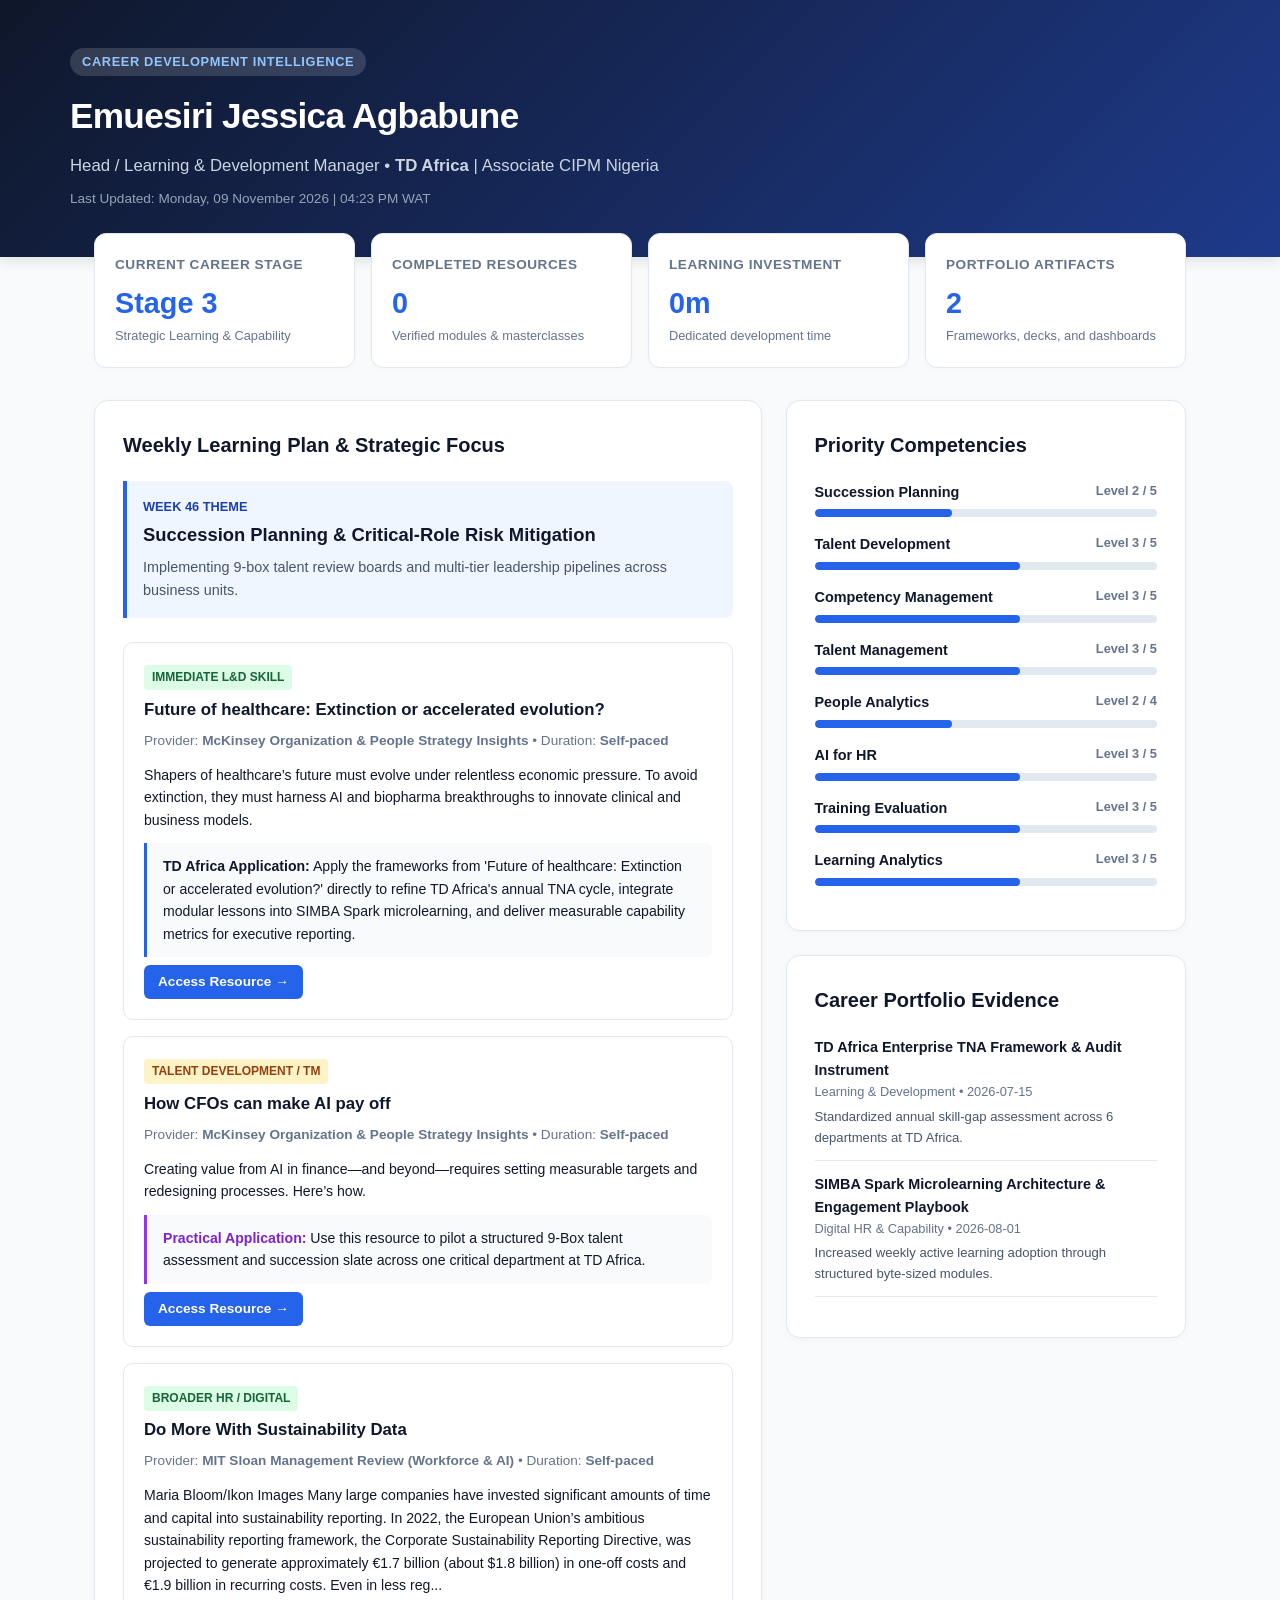
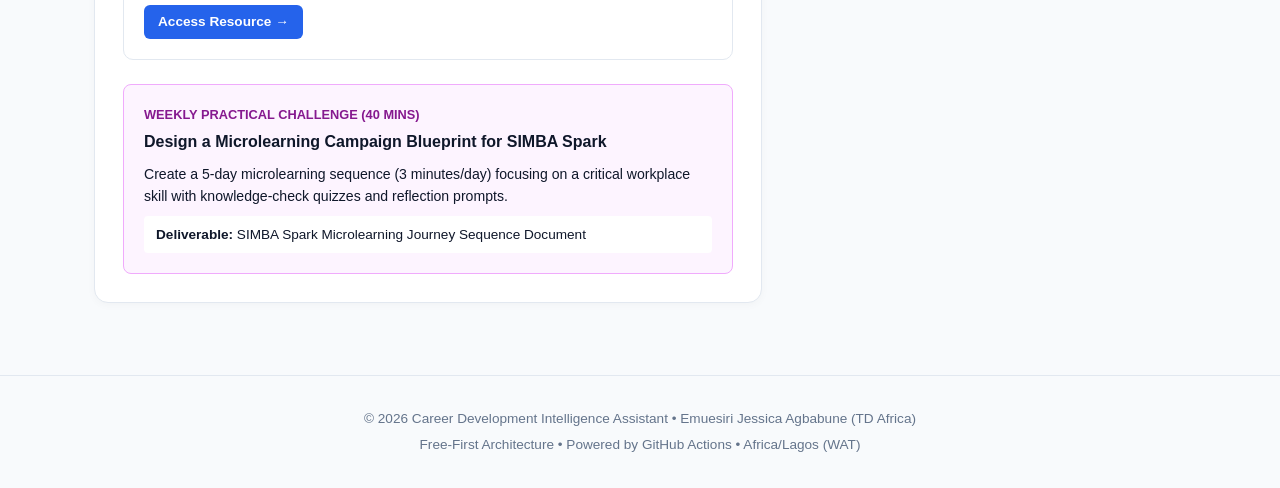
<file: docs/index.html>
<!DOCTYPE html>
<html lang="en">
<head>
  <meta charset="UTF-8">
  <meta name="viewport" content="width=device-width, initial-scale=1.0">
  <title>L&D & Talent Management Career Intelligence Dashboard</title>
  <link rel="stylesheet" href="style.css">
</head>
<body>
  <header class="header">
    <div class="header-container">
      <span class="header-badge">Career Development Intelligence</span>
      <h1>Emuesiri Jessica Agbabune</h1>
      <div class="header-meta">
        Head / Learning & Development Manager &bull; <strong>TD Africa</strong> | Associate CIPM Nigeria
      </div>
      <div id="last-updated" style="font-size: 0.85rem; color: #94a3b8; margin-top: 0.5rem;">
        Last Updated: Loading...
      </div>
    </div>
  </header>

  <main class="main-container">
    <!-- Key Statistics -->
    <div class="stats-grid">
      <div class="stat-card">
        <div class="stat-title">Current Career Stage</div>
        <div class="stat-value" id="stat-stage">Stage 3</div>
        <div style="font-size: 0.8rem; color: var(--text-muted);">Strategic Learning & Capability</div>
      </div>
      <div class="stat-card">
        <div class="stat-title">Completed Resources</div>
        <div class="stat-value" id="stat-completed">0</div>
        <div style="font-size: 0.8rem; color: var(--text-muted);">Verified modules & masterclasses</div>
      </div>
      <div class="stat-card">
        <div class="stat-title">Learning Investment</div>
        <div class="stat-value" id="stat-minutes">0m</div>
        <div style="font-size: 0.8rem; color: var(--text-muted);">Dedicated development time</div>
      </div>
      <div class="stat-card">
        <div class="stat-title">Portfolio Artifacts</div>
        <div class="stat-value" id="stat-artifacts">2</div>
        <div style="font-size: 0.8rem; color: var(--text-muted);">Frameworks, decks, and dashboards</div>
      </div>
    </div>

    <!-- Dashboard Content Layout -->
    <div class="dashboard-layout">
      <!-- Left Column: Weekly Focus & Plan -->
      <section class="section-card">
        <h2>Weekly Learning Plan & Strategic Focus</h2>
        <div id="weekly-plan-container">
          <p style="color: var(--text-muted);">Loading current weekly plan...</p>
        </div>
      </section>

      <!-- Right Column: Competencies & Portfolio -->
      <aside>
        <section class="section-card">
          <h2>Priority Competencies</h2>
          <div id="competencies-container">
            <p style="color: var(--text-muted);">Loading competency matrix...</p>
          </div>
        </section>

        <section class="section-card">
          <h2>Career Portfolio Evidence</h2>
          <div id="portfolio-container">
            <p style="color: var(--text-muted);">Loading portfolio items...</p>
          </div>
        </section>
      </aside>
    </div>
  </main>

  <footer class="footer">
    <p>&copy; 2026 Career Development Intelligence Assistant &bull; Emuesiri Jessica Agbabune (TD Africa)</p>
    <p style="margin-top: 0.25rem;">Free-First Architecture &bull; Powered by GitHub Actions &bull; Africa/Lagos (WAT)</p>
  </footer>

  <script src="app.js"></script>
</body>
</html>
</file>
<file: docs/style.css>
:root {
  --primary: #0f172a;
  --primary-light: #1e293b;
  --accent: #2563eb;
  --accent-hover: #1d4ed8;
  --success: #16a34a;
  --warning: #d97706;
  --danger: #dc2626;
  --bg: #f8fafc;
  --card-bg: #ffffff;
  --text-main: #0f172a;
  --text-muted: #64748b;
  --border: #e2e8f0;
}

* {
  box-sizing: border-box;
  margin: 0;
  padding: 0;
}

body {
  font-family: -apple-system, BlinkMacSystemFont, 'Segoe UI', Roboto, Helvetica, Arial, sans-serif;
  background-color: var(--bg);
  color: var(--text-main);
  line-height: 1.6;
}

.header {
  background: linear-gradient(135deg, #0f172a 0%, #1e3a8a 100%);
  color: #ffffff;
  padding: 3rem 1.5rem;
  box-shadow: 0 4px 12px rgba(0, 0, 0, 0.1);
}

.header-container {
  max-width: 1140px;
  margin: 0 auto;
}

.header-badge {
  display: inline-block;
  background: rgba(255, 255, 255, 0.15);
  color: #93c5fd;
  padding: 4px 12px;
  font-size: 0.8rem;
  font-weight: 700;
  border-radius: 9999px;
  text-transform: uppercase;
  letter-spacing: 0.05em;
  margin-bottom: 0.75rem;
}

.header h1 {
  font-size: 2.2rem;
  font-weight: 800;
  margin-bottom: 0.5rem;
  letter-spacing: -0.02em;
}

.header-meta {
  color: #cbd5e1;
  font-size: 1.05rem;
}

.main-container {
  max-width: 1140px;
  margin: -1.5rem auto 3rem auto;
  padding: 0 1.5rem;
}

.stats-grid {
  display: grid;
  grid-template-columns: repeat(auto-fit, minmax(220px, 1fr));
  gap: 1rem;
  margin-bottom: 2rem;
}

.stat-card {
  background: var(--card-bg);
  border: 1px solid var(--border);
  border-radius: 12px;
  padding: 1.25rem;
  box-shadow: 0 2px 4px rgba(0,0,0,0.02);
}

.stat-title {
  font-size: 0.85rem;
  font-weight: 600;
  color: var(--text-muted);
  text-transform: uppercase;
  letter-spacing: 0.04em;
}

.stat-value {
  font-size: 1.8rem;
  font-weight: 800;
  color: var(--accent);
  margin-top: 0.25rem;
}

.dashboard-layout {
  display: grid;
  grid-template-columns: 2fr 1.2fr;
  gap: 1.5rem;
}

@media (max-width: 900px) {
  .dashboard-layout {
    grid-template-columns: 1fr;
  }
}

.section-card {
  background: var(--card-bg);
  border: 1px solid var(--border);
  border-radius: 14px;
  padding: 1.75rem;
  margin-bottom: 1.5rem;
  box-shadow: 0 2px 8px rgba(0,0,0,0.03);
}

.section-card h2 {
  font-size: 1.25rem;
  font-weight: 700;
  margin-bottom: 1.25rem;
  color: var(--primary);
  display: flex;
  align-items: center;
  gap: 0.5rem;
}

.badge {
  display: inline-block;
  padding: 3px 8px;
  font-size: 0.75rem;
  font-weight: 700;
  border-radius: 4px;
  text-transform: uppercase;
}

.badge-free { background: #dcfce7; color: #166534; }
.badge-audit { background: #fef3c7; color: #92400e; }
.badge-priority { background: #fee2e2; color: #991b1b; }

.resource-item {
  border: 1px solid var(--border);
  border-radius: 10px;
  padding: 1.25rem;
  margin-bottom: 1rem;
  background: #ffffff;
}

.resource-item h3 {
  font-size: 1.05rem;
  font-weight: 700;
  margin-bottom: 0.4rem;
}

.resource-meta {
  font-size: 0.85rem;
  color: var(--text-muted);
  margin-bottom: 0.75rem;
}

.app-box {
  background: #f8fafc;
  border-left: 3px solid var(--accent);
  padding: 0.75rem 1rem;
  border-radius: 0 6px 6px 0;
  font-size: 0.88rem;
  margin-top: 0.75rem;
}

.comp-bar {
  margin-bottom: 1rem;
}

.comp-header {
  display: flex;
  justify-content: space-between;
  font-size: 0.9rem;
  font-weight: 600;
  margin-bottom: 0.35rem;
}

.progress-track {
  height: 8px;
  background: #e2e8f0;
  border-radius: 9999px;
  overflow: hidden;
}

.progress-fill {
  height: 100%;
  background: var(--accent);
  border-radius: 9999px;
}

.btn {
  display: inline-block;
  background: var(--accent);
  color: #ffffff;
  text-decoration: none;
  font-size: 0.85rem;
  font-weight: 600;
  padding: 6px 14px;
  border-radius: 6px;
  margin-top: 0.5rem;
}

.btn:hover {
  background: var(--accent-hover);
}

.footer {
  text-align: center;
  padding: 2rem 1.5rem;
  color: var(--text-muted);
  font-size: 0.85rem;
  border-top: 1px solid var(--border);
}
</file>
